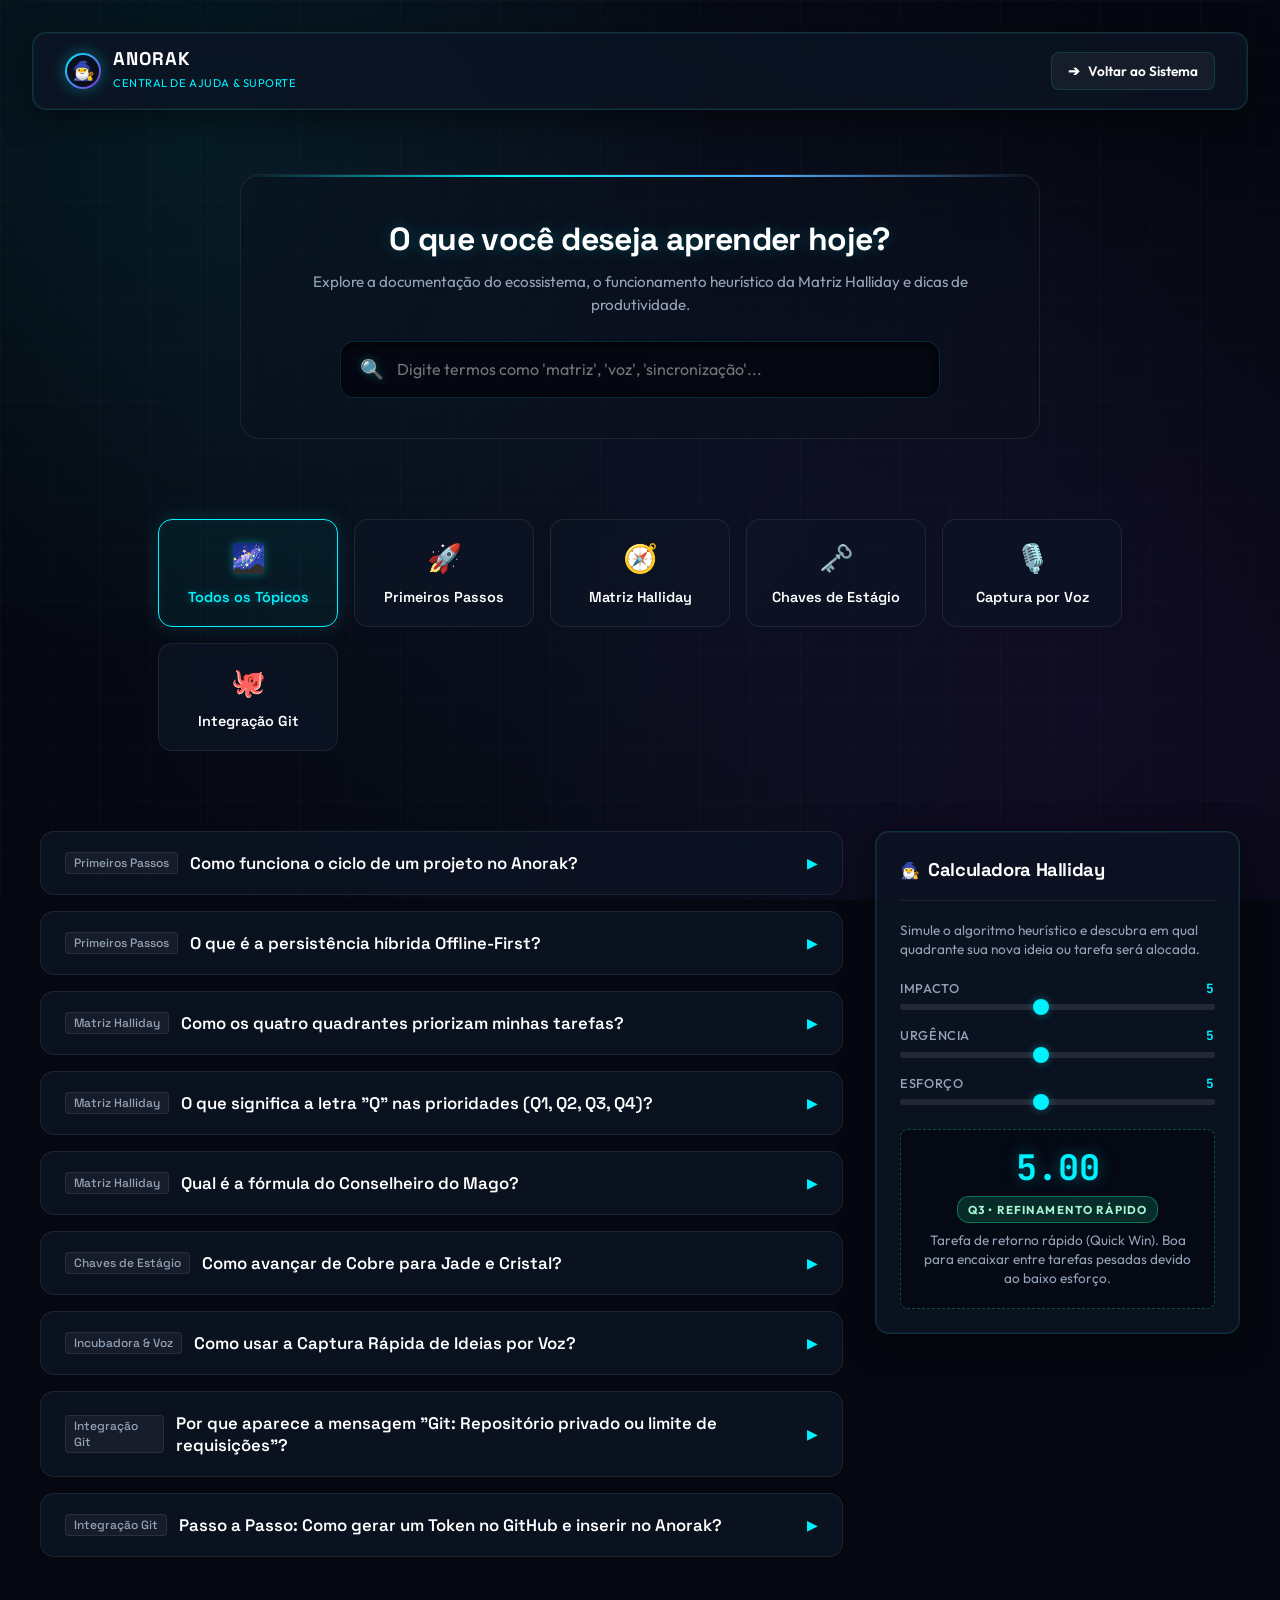
<file: help.html>
<!DOCTYPE html>
<html lang="pt-BR">
<head>
  <meta charset="UTF-8">
  <meta name="viewport" content="width=device-width, initial-scale=1.0">
  <title>Anorak - Central de Ajuda &amp; Tutoriais</title>
  
  <!-- Favicon / Theme -->
  <link rel="icon" type="image/svg+xml" href="assets/favicon.svg?v=1.4">
  <link rel="alternate icon" href="data:image/svg+xml,<svg xmlns=%22http://www.w3.org/2000/svg%22 viewBox=%220%200%20100%20100%22><text y=%22.9em%22 font-size=%2290%22>🧙‍♂️</text></svg>">
  <meta name="theme-color" content="#070b14">
  <link rel="manifest" href="manifest.json">
  <meta name="mobile-web-app-capable" content="yes">
  <meta name="apple-mobile-web-app-capable" content="yes">
  <meta name="apple-mobile-web-app-status-bar-style" content="black-translucent">
  <link rel="apple-touch-icon" sizes="180x180" href="assets/apple-touch-icon.png">
  <link rel="apple-touch-icon" href="assets/apple-touch-icon.png">
  
  <!-- Fontes do Google -->
  <link rel="preconnect" href="https://fonts.googleapis.com">
  <link rel="preconnect" href="https://fonts.gstatic.com" crossorigin>
  <link href="https://fonts.googleapis.com/css2?family=Outfit:wght@300;400;500;600;700;800&family=Space+Grotesk:wght@400;500;600;700&family=JetBrains+Mono:wght@400;700&display=swap" rel="stylesheet">
  
  <!-- CSS Global & Componentes -->
  <link rel="stylesheet" href="css/variables.css">
  <link rel="stylesheet" href="css/base.css">
  <link rel="stylesheet" href="css/components.css">
  <link rel="stylesheet" href="css/animations.css">
  
  <!-- CSS Específico da Página de Ajuda -->
  <link rel="stylesheet" href="css/help.css">
  
  <style>
    /* Estilos extras de suporte */
    .btn-back-hud {
      display: flex;
      align-items: center;
      gap: 8px;
      padding: 0.5rem 1rem;
      border: 1px solid var(--border-glass);
      border-radius: var(--radius-sm);
      background: rgba(255, 255, 255, 0.05);
      color: #fff;
      font-size: 0.85rem;
      font-weight: 600;
      transition: all var(--transition-fast);
      cursor: pointer;
      text-decoration: none;
    }
    
    .btn-back-hud:hover {
      background: rgba(0, 242, 254, 0.1);
      border-color: var(--primary-cyan);
      box-shadow: 0 0 10px rgba(0, 242, 254, 0.2);
      color: var(--primary-cyan);
      text-shadow: none;
    }
  </style>
</head>
<body>
  <!-- Ambient Grid -->
  <div class="oasis-grid-bg"></div>

  <div class="app-container" style="padding-top: 2rem;">
    <!-- TOP NAVIGATION HUD -->
    <header class="help-header">
      <a href="index.html" style="display: flex; align-items: center; gap: 0.75rem; text-decoration: none; color: inherit;">
        <div class="avatar-halo" style="width: 36px; height: 36px; animation: pulse-glow 2s infinite alternate;">
          <div class="avatar-placeholder" style="font-size: 1.15rem;">🧙‍♂️</div>
        </div>
        <div>
          <span style="font-family: var(--font-display); font-size: 1.15rem; font-weight: 700; letter-spacing: 0.05em; color: #fff; display: block; line-height: 1.1;">ANORAK</span>
          <span style="font-size: 0.7rem; color: var(--primary-cyan); letter-spacing: 0.05em;">CENTRAL DE AJUDA &amp; SUPORTE</span>
        </div>
      </a>
      
      <div>
        <a href="#" id="btnBackToApp" class="btn-back-hud">
          <span>➔</span> Voltar ao Sistema
        </a>
      </div>
    </header>

    <!-- SEARCH & MOTIVATION SECTION -->
    <section class="search-section">
      <h2 class="search-title">O que você deseja aprender hoje?</h2>
      <p class="search-subtitle">Explore a documentação do ecossistema, o funcionamento heurístico da Matriz Halliday e dicas de produtividade.</p>
      
      <div class="search-box-container">
        <span class="search-icon-hud">🔍</span>
        <input type="text" id="helpSearchInput" class="search-input" placeholder="Digite termos como 'matriz', 'voz', 'sincronização'..." autocomplete="off">
      </div>
    </section>

    <!-- CATEGORY TABS -->
    <section class="categories-grid">
      <button type="button" class="category-tab active" data-category="all">
        <span class="icon">🌌</span>
        <span>Todos os Tópicos</span>
      </button>
      <button type="button" class="category-tab" data-category="passos">
        <span class="icon">🚀</span>
        <span>Primeiros Passos</span>
      </button>
      <button type="button" class="category-tab" data-category="matriz">
        <span class="icon">🧭</span>
        <span>Matriz Halliday</span>
      </button>
      <button type="button" class="category-tab" data-category="chaves">
        <span class="icon">🗝️</span>
        <span>Chaves de Estágio</span>
      </button>
      <button type="button" class="category-tab" data-category="voz">
        <span class="icon">🎙️</span>
        <span>Captura por Voz</span>
      </button>
      <button type="button" class="category-tab" data-category="git">
        <span class="icon">🐙</span>
        <span>Integração Git</span>
      </button>
    </section>

    <!-- HELP CONTENT LAYOUT -->
    <div class="help-container-layout">
      <!-- ARTIGOS (ACORDEÕES) -->
      <main class="articles-section" id="faqContainer">
        <!-- TÓPICO 1: Primeiros Passos -->
        <div class="faq-item" data-category="passos">
          <button type="button" class="faq-trigger">
            <span class="faq-title">
              <span class="badge-topic">Primeiros Passos</span>
              Como funciona o ciclo de um projeto no Anorak?
            </span>
            <span class="faq-arrow">▶</span>
          </button>
          <div class="faq-content">
            <div class="faq-content-inner">
              <p>O Anorak organiza o fluxo de desenvolvimento em torno da **maturidade de homologação**. Ao invés de uma lista de tarefas comum, cada projeto percorre três estágios definidos como as **Três Chaves de Halliday**:</p>
              <ul>
                <li><strong>Cobre:</strong> O estágio inicial de planejamento e especificação técnica.</li>
                <li><strong>Jade:</strong> A fase crítica de validação, testes e homologação de requisitos.</li>
                <li><strong>Cristal:</strong> O estado estável de deploy final ou entrega em produção.</li>
              </ul>
              <p>Ao criar um projeto, ele começa no status Planejamento. Conforme você valida as etapas de homologação, ele evolui para liberar os gatilhos de deploy.</p>
            </div>
          </div>
        </div>

        <div class="faq-item" data-category="passos">
          <button type="button" class="faq-trigger">
            <span class="faq-title">
              <span class="badge-topic">Primeiros Passos</span>
              O que é a persistência híbrida Offline-First?
            </span>
            <span class="faq-arrow">▶</span>
          </button>
          <div class="faq-content">
            <div class="faq-content-inner">
              <p>O Anorak foi desenhado para nunca interromper seu fluxo criativo. Por isso, possui **persistência híbrida instantânea**:</p>
              <p>Toda alteração de projeto, checklist ou ideia é salva instantaneamente no seu navegador (IndexedDB/LocalStorage). Quando você está online, o sistema sincroniza os dados silenciosamente com o banco de dados MySQL de forma transparente.</p>
              <p>Se você perder a conexão com a internet ou se o servidor estiver temporariamente indisponível, você pode continuar trabalhando. Suas alterações serão sincronizadas assim que a conexão for restabelecida.</p>
            </div>
          </div>
        </div>

        <!-- TÓPICO 2: Matriz Halliday -->
        <div class="faq-item" data-category="matriz">
          <button type="button" class="faq-trigger">
            <span class="faq-title">
              <span class="badge-topic">Matriz Halliday</span>
              Como os quatro quadrantes priorizam minhas tarefas?
            </span>
            <span class="faq-arrow">▶</span>
          </button>
          <div class="faq-content">
            <div class="faq-content-inner">
              <p>A Matriz de Decisão do Anorak divide seus itens em 4 frentes com base no cruzamento de impacto e urgência:</p>
              <ol>
                <li><strong>Q1 - Homologação Crítica (Fogo Cruzado):</strong> Alto Impacto &amp; Alta Urgência. Itens críticos que bloqueiam outros processos. Devem ser resolvidos imediatamente.</li>
                <li><strong>Q2 - Inovação &amp; Chave de Cristal (Ouro Estratégico):</strong> Alto Impacto &amp; Baixa Urgência imediata. É aqui que o valor de longo prazo é construído (novas ideias priorizadas, recursos SaaS premium).</li>
                <li><strong>Q3 - Refinamento Rápido (Quick Wins):</strong> Baixo Impacto &amp; Alta Urgência. Ajustes rápidos de layout ou correções pontuais que demandam pouco esforço.</li>
                <li><strong>Q4 - Incubadora &amp; Backlog:</strong> Baixo Impacto &amp; Baixa Urgência. Repositório de ideias futuras para não poluir sua atenção atual.</li>
              </ol>
            </div>
          </div>
        </div>

        <div class="faq-item" data-category="matriz">
          <button type="button" class="faq-trigger">
            <span class="faq-title">
              <span class="badge-topic">Matriz Halliday</span>
              O que significa a letra "Q" nas prioridades (Q1, Q2, Q3, Q4)?
            </span>
            <span class="faq-arrow">▶</span>
          </button>
          <div class="faq-content">
            <div class="faq-content-inner">
              <p>A letra <strong>Q</strong> significa <strong>Quadrante</strong>.</p>
              <p>A Matriz Halliday é uma representação gráfica bidimensional estruturada como uma grade de 2x2. Ela correlaciona o <strong>Impacto</strong> (eixo vertical) e a <strong>Urgência</strong> (eixo horizontal), dividindo o espaço em 4 quadrantes distintos:</p>
              <ul>
                <li><strong>Q1:</strong> Quadrante 1 (Homologação Crítica).</li>
                <li><strong>Q2:</strong> Quadrante 2 (Inovação / Chave de Cristal).</li>
                <li><strong>Q3:</strong> Quadrante 3 (Refinamento Rápido).</li>
                <li><strong>Q4:</strong> Quadrante 4 (Incubadora / Backlog).</li>
              </ul>
              <p><strong>Relação com a definição de prioridades:</strong> Cada quadrante dita uma diretriz operacional clara. Ao classificar um item em um quadrante específico através da fórmula heurística, o Anorak informa instantaneamente onde investir seu tempo de forma inteligente: apagando incêndios críticos no Q1, focando estrategicamente sem pressa no Q2, executando tarefas simples e rápidas no Q3, ou guardando ideias no Q4 para não sobrecarregar sua mente no momento.</p>
            </div>
          </div>
        </div>

        <div class="faq-item" data-category="matriz">
          <button type="button" class="faq-trigger">
            <span class="faq-title">
              <span class="badge-topic">Matriz Halliday</span>
              Qual é a fórmula do Conselheiro do Mago?
            </span>
            <span class="faq-arrow">▶</span>
          </button>
          <div class="faq-content">
            <div class="faq-content-inner">
              <p>O algoritmo heurístico do Mago prioriza itens baseado na seguinte equação:</p>
              <p style="font-family: var(--font-mono); font-size: 1.1rem; color: var(--primary-cyan); text-align: center; margin: 1rem 0; background: rgba(5, 8, 17, 0.5); padding: 10px; border-radius: var(--radius-sm); border: 1px solid var(--border-glass);">
                Prioridade = (Impacto &times; Urgência) / Esforço
              </p>
              <p>Itens com alto impacto e urgência que demandam baixo esforço técnico sobem rapidamente para o topo da fila de atenção. Você pode usar a ferramenta interativa ao lado para testar e planejar novas frentes de trabalho.</p>
            </div>
          </div>
        </div>

        <!-- TÓPICO 3: Chaves de Estágio -->
        <div class="faq-item" data-category="chaves">
          <button type="button" class="faq-trigger">
            <span class="faq-title">
              <span class="badge-topic">Chaves de Estágio</span>
              Como avançar de Cobre para Jade e Cristal?
            </span>
            <span class="faq-arrow">▶</span>
          </button>
          <div class="faq-content">
            <div class="faq-content-inner">
              <p>O progresso de um projeto é governado por evidências concretas registradas no checklist:</p>
              <ul>
                <li><strong>Cobre ➔ Jade:</strong> Ocorre quando o escopo inicial está definido, as tarefas essenciais de setup estão completas e você anexa o link dos repositórios ou drives do projeto.</li>
                <li><strong>Jade ➔ Cristal:</strong> Exige que todas as etapas de homologação crítica no checklist de testes sejam validadas e que você faça o upload de uma evidência física (captura de tela do teste, logs de compilação ou PDF com relatório de auditoria).</li>
              </ul>
              <p>Para anexar evidências, abra o painel de edição do projeto no Hub Restrito e arraste seus arquivos ou cole URLs de homologação.</p>
            </div>
          </div>
        </div>

        <!-- TÓPICO 4: Captura por Voz -->
        <div class="faq-item" data-category="voz">
          <button type="button" class="faq-trigger">
            <span class="faq-title">
              <span class="badge-topic">Incubadora &amp; Voz</span>
              Como usar a Captura Rápida de Ideias por Voz?
            </span>
            <span class="faq-arrow">▶</span>
          </button>
          <div class="faq-content">
            <div class="faq-content-inner">
              <p>Para registrar insights sem digitar, clique no botão <strong>🎙️ Capturar Ideia</strong> no topo do Hub ou pressione o atalho global <kbd style="background: rgba(255,255,255,0.1); border: 1px solid var(--border-subtle); padding: 2px 6px; border-radius: 4px; font-family: var(--font-mono); font-size: 0.8rem;">Ctrl + Espaço</kbd>.</p>
              <p>Fale sua ideia com clareza. O sistema transcreverá a fala em tempo real utilizando a API Web Speech do navegador e criará automaticamente um card na sua Incubadora (Q4). Você pode editar ou promover esse card a projeto quando desejar.</p>
              <p><em>Nota: Certifique-se de dar permissão de uso do microfone no seu navegador na primeira execução.</em></p>
            </div>
          </div>
        </div>

        <!-- TÓPICO 5: Integração Git & Telemetria -->
        <div class="faq-item" data-category="git">
          <button type="button" class="faq-trigger">
            <span class="faq-title">
              <span class="badge-topic">Integração Git</span>
              Por que aparece a mensagem "Git: Repositório privado ou limite de requisições"?
            </span>
            <span class="faq-arrow">▶</span>
          </button>
          <div class="faq-content">
            <div class="faq-content-inner">
              <p>Essa mensagem ocorre por dois motivos principais:</p>
              <ol>
                <li><strong>Limite de Requisições da API Pública do GitHub:</strong> Quando você consulta repositórios sem autenticação, o GitHub impõe um limite de <strong>60 requisições por hora por IP</strong>. Ao atingir esse limite, a API bloqueia temporariamente novas consultas anônimas.</li>
                <li><strong>Repositório Privado (Private Repository):</strong> Repositórios privados exigem autenticação explícita. Por padrão de segurança, o GitHub responde com erro <code>404 (Não Encontrado)</code> ou <code>403 (Proibido)</code> para requisições anônimas a repositórios privados.</li>
              </ol>
              <p><strong>Como resolver em 1 minuto?</strong> Basta configurar um <strong>Personal Access Token (PAT)</strong> do GitHub no Anorak. Isso eleva seu limite para <strong>5.000 requisições/hora</strong> e permite monitorar repositórios privados normalmente.</p>
            </div>
          </div>
        </div>

        <div class="faq-item" data-category="git">
          <button type="button" class="faq-trigger">
            <span class="faq-title">
              <span class="badge-topic">Integração Git</span>
              Passo a Passo: Como gerar um Token no GitHub e inserir no Anorak?
            </span>
            <span class="faq-arrow">▶</span>
          </button>
          <div class="faq-content">
            <div class="faq-content-inner">
              <p>Siga estes 4 passos simples para gerar seu token gratuito no GitHub:</p>
              <ol style="line-height: 1.6;">
                <li>Acesse o <a href="https://github.com/settings/tokens" target="_blank" rel="noopener" style="color: var(--primary-cyan); text-decoration: underline;">GitHub Developer Settings</a> (ou clique no seu avatar no GitHub ➔ <strong>Settings</strong> ➔ <strong>Developer settings</strong> ➔ <strong>Personal access tokens</strong> ➔ <strong>Tokens (classic)</strong>).</li>
                <li>Clique em <strong>Generate new token ➔ Generate new token (classic)</strong>.</li>
                <li>No campo <em>Note</em>, digite <code>Anorak Hub</code> e marque a caixinha <strong><code>repo</code></strong> (ou apenas <code>public_repo</code> se você só monitorar repositórios públicos).</li>
                <li>Clique no botão verde <strong>Generate token</strong> no final da página e <strong>copie o código gerado</strong> (ex: <code>ghp_xxxxxxxxxxxx</code>).</li>
              </ol>
              <p><strong>Inserindo no Anorak:</strong></p>
              <p>No Anorak App, no card do seu projeto que estiver com o aviso do Git, clique no botão <strong>🔑 Inserir Token</strong> (ou clique no botão 🔄 de sincronização do checklist). Cole seu token e clique em <strong>Salvar Token</strong>. Pronto! A telemetria será atualizada imediatamente.</p>
              <div style="padding: 0.75rem 1rem; background: rgba(0, 242, 254, 0.08); border-left: 3px solid var(--primary-cyan); border-radius: 4px; margin-top: 0.75rem; font-size: 0.85rem;">
                <strong>🛡️ Segurança e Privacidade:</strong> Seu token fica armazenado estritamente no <code>localStorage</code> do seu próprio navegador e é enviado apenas diretamente para a API oficial do GitHub (<code>api.github.com</code>). Ele nunca é exposto publicamente.
              </div>
            </div>
          </div>
        </div>

        <!-- EMPTY STATE SEARCH -->
        <div class="empty-search-state" id="emptyState">
          <div style="font-size: 2.5rem; margin-bottom: 1rem;">🛰️</div>
          <h4 style="color: #fff; margin-bottom: 0.5rem; font-family: var(--font-display);">Nenhum artigo encontrado</h4>
          <p>Tente buscar por termos mais genéricos como "voz", "matriz", "evidência" ou "chaves".</p>
        </div>
      </main>

      <!-- SIDEBAR CALCULADORA DE PRIORIDADES -->
      <aside class="widget-sidebar">
        <div class="widget-card">
          <div class="widget-header">
            <span>🧙‍♂️</span>
            <h3>Calculadora Halliday</h3>
          </div>
          
          <p style="font-size: 0.85rem; color: var(--text-secondary); margin-bottom: 1.25rem; line-height: 1.4;">
            Simule o algoritmo heurístico e descubra em qual quadrante sua nova ideia ou tarefa será alocada.
          </p>

          <div class="calculator-group">
            <div class="calc-input-row">
              <label for="impactSlider">Impacto 
                <span class="val-indicator" id="lblImpact">5</span>
              </label>
              <input type="range" id="impactSlider" class="calc-slider" min="1" max="10" value="5">
            </div>

            <div class="calc-input-row">
              <label for="urgencySlider">Urgência 
                <span class="val-indicator" id="lblUrgency">5</span>
              </label>
              <input type="range" id="urgencySlider" class="calc-slider" min="1" max="10" value="5">
            </div>

            <div class="calc-input-row">
              <label for="effortSlider">Esforço 
                <span class="val-indicator" id="lblEffort">5</span>
              </label>
              <input type="range" id="effortSlider" class="calc-slider" min="1" max="10" value="5">
            </div>
          </div>

          <div class="calc-result-panel" id="calcResultPanel">
            <div class="calc-score-display" id="calcScoreDisplay">5.00</div>
            <span class="calc-badge q3" id="calcQuadrantBadge">Q3 &bull; Refinamento</span>
            <div class="calc-verdict" id="calcVerdictText">Tarefa operacional padrão. Ótima para encaixar entre atividades pesadas.</div>
          </div>
        </div>
      </aside>
    </div>
  </div>

  <!-- SCRIPT DE INTERAÇÃO -->
  <script>
    document.addEventListener('DOMContentLoaded', () => {
      // 1. Botão de retorno inteligente
      const btnBack = document.getElementById('btnBackToApp');
      const referrer = document.referrer;
      
      if (referrer && (referrer.includes('app.html') || referrer.includes('admin.html') || referrer.includes('index.html'))) {
        btnBack.href = referrer;
        btnBack.addEventListener('click', (e) => {
          e.preventDefault();
          window.location.href = referrer;
        });
      } else {
        btnBack.href = 'index.html';
      }

      // 2. Comportamento do Acordeão (FAQ)
      const faqItems = document.querySelectorAll('.faq-item');
      
      faqItems.forEach(item => {
        const trigger = item.querySelector('.faq-trigger');
        const content = item.querySelector('.faq-content');
        
        trigger.addEventListener('click', () => {
          const isActive = item.classList.contains('active');
          
          // Fecha outros acordeões abertos
          faqItems.forEach(otherItem => {
            if (otherItem !== item) {
              otherItem.classList.remove('active');
              otherItem.querySelector('.faq-content').style.maxHeight = null;
            }
          });
          
          if (isActive) {
            item.classList.remove('active');
            content.style.maxHeight = null;
          } else {
            item.classList.add('active');
            content.style.maxHeight = content.scrollHeight + 'px';
          }
        });
      });

      // 3. Filtro por abas de categorias
      const categoryTabs = document.querySelectorAll('.category-tab');
      
      categoryTabs.forEach(tab => {
        tab.addEventListener('click', () => {
          // Remove active de todos
          categoryTabs.forEach(t => t.classList.remove('active'));
          // Adiciona active no clicado
          tab.classList.add('active');
          
          const targetCategory = tab.getAttribute('data-category');
          filterArticles(targetCategory, document.getElementById('helpSearchInput').value.trim());
        });
      });

      // 4. Busca em Tempo Real
      const searchInput = document.getElementById('helpSearchInput');
      const emptyState = document.getElementById('emptyState');
      
      searchInput.addEventListener('input', () => {
        // Encontra a categoria ativa atualmente
        const activeTab = document.querySelector('.category-tab.active');
        const currentCategory = activeTab ? activeTab.getAttribute('data-category') : 'all';
        
        filterArticles(currentCategory, searchInput.value.trim());
      });

      // Função de filtragem unificada (Categoria + Termo de Busca)
      function filterArticles(category, query) {
        const normalizedQuery = query.toLowerCase().normalize("NFD").replace(/[\u0300-\u036f]/g, "");
        let visibleCount = 0;
        
        faqItems.forEach(item => {
          const itemCategory = item.getAttribute('data-category');
          const titleText = item.querySelector('.faq-title').textContent.toLowerCase().normalize("NFD").replace(/[\u0300-\u036f]/g, "");
          const contentText = item.querySelector('.faq-content-inner').textContent.toLowerCase().normalize("NFD").replace(/[\u0300-\u036f]/g, "");
          
          const matchesCategory = (category === 'all' || itemCategory === category);
          const matchesSearch = (!normalizedQuery || titleText.includes(normalizedQuery) || contentText.includes(normalizedQuery));
          
          if (matchesCategory && matchesSearch) {
            item.style.display = 'block';
            visibleCount++;
            
            // Se estiver filtrado por busca, mantém aberto se for relevante, caso contrário recolhe
            if (normalizedQuery && matchesSearch) {
              item.classList.add('active');
              const content = item.querySelector('.faq-content');
              content.style.maxHeight = content.scrollHeight + 'px';
            } else {
              item.classList.remove('active');
              item.querySelector('.faq-content').style.maxHeight = null;
            }
          } else {
            item.style.display = 'none';
            item.classList.remove('active');
            item.querySelector('.faq-content').style.maxHeight = null;
          }
        });
        
        // Controla exibição de estado vazio
        if (visibleCount === 0) {
          emptyState.style.display = 'block';
        } else {
          emptyState.style.display = 'none';
        }
      }

      // 5. Calculadora Heurística da Matriz
      const sldImpact = document.getElementById('impactSlider');
      const sldUrgency = document.getElementById('urgencySlider');
      const sldEffort = document.getElementById('effortSlider');
      
      const lblImpact = document.getElementById('lblImpact');
      const lblUrgency = document.getElementById('lblUrgency');
      const lblEffort = document.getElementById('lblEffort');
      
      const calcScore = document.getElementById('calcScoreDisplay');
      const calcBadge = document.getElementById('calcQuadrantBadge');
      const calcVerdict = document.getElementById('calcVerdictText');
      const calcResultPanel = document.getElementById('calcResultPanel');
      
      function updateCalculator() {
        const impact = parseInt(sldImpact.value);
        const urgency = parseInt(sldUrgency.value);
        const effort = parseInt(sldEffort.value);
        
        lblImpact.textContent = impact;
        lblUrgency.textContent = urgency;
        lblEffort.textContent = effort;
        
        // Fórmula heurística: (Impacto * Urgência) / Esforço
        const score = (impact * urgency) / effort;
        calcScore.textContent = score.toFixed(2);
        
        // Mapeia para Quadrantes e atualiza layout
        calcBadge.className = 'calc-badge'; // Reset classes
        
        if (impact >= 8 && urgency >= 8) {
          calcBadge.textContent = 'Q1 • Homologação Crítica';
          calcBadge.classList.add('q1');
          calcVerdict.textContent = 'Fogo Cruzado! Este item impede outras entregas de irem para produção. Foco imediato necessário.';
          calcResultPanel.style.borderColor = 'rgba(239, 68, 68, 0.4)';
        } else if (impact >= 6) {
          calcBadge.textContent = 'Q2 • Inovação / Cristal';
          calcBadge.classList.add('q2');
          calcVerdict.textContent = 'Ouro Estratégico. Item de alto valor de longo prazo. Trabalhe em blocos de foco profundo sem pressa.';
          calcResultPanel.style.borderColor = 'rgba(245, 158, 11, 0.4)';
        } else if (urgency >= 6 || score >= 5.0) {
          calcBadge.textContent = 'Q3 • Refinamento Rápido';
          calcBadge.classList.add('q3');
          calcVerdict.textContent = 'Tarefa de retorno rápido (Quick Win). Boa para encaixar entre tarefas pesadas devido ao baixo esforço.';
          calcResultPanel.style.borderColor = 'rgba(16, 185, 129, 0.4)';
        } else {
          calcBadge.textContent = 'Q4 • Incubadora / Backlog';
          calcBadge.classList.add('q4');
          calcVerdict.textContent = 'Ideia para futura validação. Perfeita para guardar na Incubadora e não ocupar espaço mental agora.';
          calcResultPanel.style.borderColor = 'rgba(56, 189, 248, 0.4)';
        }
      }
      
      // Listeners para a calculadora
      [sldImpact, sldUrgency, sldEffort].forEach(slider => {
        slider.addEventListener('input', updateCalculator);
      });
      
      // Executa inicialização
      updateCalculator();
    });
  </script>
</body>
</html>
</file>
<file: css/variables.css>
/**
 * Desenvolvido por Mario Henrique (mariozinhocs) - mariozinhocs@gmail.com
 * "si vis pacem para bellum"
 */
:root {
  /* Core Dark Palette */
  --bg-deep: #050811;
  --bg-surface: #0a0f1d;
  --bg-card: rgba(13, 20, 36, 0.75);
  --bg-card-hover: rgba(18, 28, 51, 0.85);
  --bg-glass: rgba(16, 26, 48, 0.55);
  --border-glass: rgba(0, 242, 254, 0.15);
  --border-glass-hover: rgba(0, 242, 254, 0.4);
  --border-subtle: rgba(255, 255, 255, 0.08);

  /* OASIS / Anorak Magic Glows */
  --primary-cyan: #00f2fe;
  --primary-blue: #4facfe;
  --primary-glow: rgba(0, 242, 254, 0.35);
  --accent-purple: #8a2be2;
  --accent-magenta: #f43f5e;

  /* The 3 Legendary Keys of Halliday */
  --key-copper: #f59e0b;
  --key-copper-glow: rgba(245, 158, 11, 0.45);
  --key-jade: #10b981;
  --key-jade-glow: rgba(16, 185, 129, 0.45);
  --key-crystal: #38bdf8;
  --key-crystal-glow: rgba(56, 189, 248, 0.6);

  /* Status Colors */
  --status-planning: #f59e0b;
  --status-homologation: #10b981;
  --status-production: #38bdf8;
  --status-saas: #a855f7;
  --status-draft: #64748b;
  --status-backlog: #94a3b8;
  --status-prioritized: #ec4899;

  /* Typography */
  --font-main: 'Outfit', -apple-system, BlinkMacSystemFont, 'Segoe UI', Roboto, sans-serif;
  --font-display: 'Space Grotesk', var(--font-main);
  --font-mono: 'JetBrains Mono', 'Fira Code', monospace;

  /* Text Colors */
  --text-primary: #f8fafc;
  --text-secondary: #94a3b8;
  --text-muted: #64748b;
  --text-highlight: #e0f2fe;

  /* UI Tokens */
  --radius-sm: 8px;
  --radius-md: 14px;
  --radius-lg: 20px;
  --radius-full: 9999px;
  --shadow-hud: 0 8px 32px 0 rgba(0, 0, 0, 0.5), inset 0 0 0 1px rgba(255, 255, 255, 0.05);
  --shadow-glow: 0 0 25px rgba(0, 242, 254, 0.2);
  --shadow-crystal: 0 0 35px rgba(56, 189, 248, 0.35);

  --transition-fast: 0.15s cubic-bezier(0.4, 0, 0.2, 1);
  --transition-smooth: 0.3s cubic-bezier(0.16, 1, 0.3, 1);
  --transition-bounce: 0.5s cubic-bezier(0.34, 1.56, 0.64, 1);
}
</file>
<file: css/base.css>
/* Modern Reset & Base Setup */
*, *::before, *::after {
  box-sizing: border-box;
  margin: 0;
  padding: 0;
}

html {
  font-size: 16px;
  scroll-behavior: smooth;
  color-scheme: dark;
}

body {
  font-family: var(--font-main);
  background-color: var(--bg-deep);
  color: var(--text-primary);
  min-height: 100vh;
  overflow-x: hidden;
  line-height: 1.5;
  background-image: 
    radial-gradient(circle at 15% 15%, rgba(0, 242, 254, 0.08) 0%, transparent 40%),
    radial-gradient(circle at 85% 80%, rgba(138, 43, 226, 0.08) 0%, transparent 45%),
    radial-gradient(circle at 50% 50%, rgba(16, 26, 48, 0.5) 0%, transparent 80%);
  background-attachment: fixed;
}

/* Custom Cyber Scrollbars */
::-webkit-scrollbar {
  width: 8px;
  height: 8px;
}

::-webkit-scrollbar-track {
  background: var(--bg-surface);
}

::-webkit-scrollbar-thumb {
  background: rgba(0, 242, 254, 0.2);
  border-radius: 4px;
}

::-webkit-scrollbar-thumb:hover {
  background: rgba(0, 242, 254, 0.5);
}

/* Background Grid Overlay (OASIS Grid) */
.oasis-grid-bg {
  position: fixed;
  inset: 0;
  pointer-events: none;
  background-size: 50px 50px;
  background-image: 
    linear-gradient(to right, rgba(255, 255, 255, 0.02) 1px, transparent 1px),
    linear-gradient(to bottom, rgba(255, 255, 255, 0.02) 1px, transparent 1px);
  z-index: 0;
}

/* App Container */
.app-container {
  position: relative;
  z-index: 1;
  max-width: 1440px;
  margin: 0 auto;
  padding: 1.5rem 2rem 4rem;
  display: flex;
  flex-direction: column;
  gap: 2rem;
}

/* Typography Utility */
h1, h2, h3, h4, .font-display {
  font-family: var(--font-display);
  font-weight: 700;
  letter-spacing: -0.02em;
}

.mono {
  font-family: var(--font-mono);
}

a {
  color: var(--primary-cyan);
  text-decoration: none;
  transition: color var(--transition-fast);
}

a:hover {
  color: #fff;
  text-shadow: 0 0 10px var(--primary-glow);
}

button, input, select, textarea {
  font-family: inherit;
  font-size: inherit;
  color: inherit;
}
</file>
<file: css/components.css>
/* ==========================================================================
   ANORAK UI COMPONENTS - OASIS THEME
   ========================================================================== */

/* Glass Card */
.glass-panel {
  background: var(--bg-card);
  backdrop-filter: blur(16px);
  -webkit-backdrop-filter: blur(16px);
  border: 1px solid var(--border-glass);
  border-radius: var(--radius-lg);
  box-shadow: var(--shadow-hud);
  transition: border-color var(--transition-smooth), transform var(--transition-smooth), box-shadow var(--transition-smooth);
}

.glass-panel:hover {
  border-color: var(--border-glass-hover);
}

/* ==========================================================================
   1. TOP NAVIGATION / HUD HEADER
   ========================================================================== */
.anorak-header {
  display: flex;
  align-items: center;
  justify-content: space-between;
  padding: 1rem 1.75rem;
  position: sticky;
  top: 1rem;
  z-index: 100;
  border-radius: var(--radius-full);
}

.brand-section {
  display: flex;
  align-items: center;
  gap: 1rem;
  text-decoration: none;
  color: inherit;
}

.avatar-halo {
  position: relative;
  width: 46px;
  height: 46px;
  border-radius: 50%;
  padding: 2px;
  background: linear-gradient(135deg, var(--primary-cyan), var(--accent-purple));
  box-shadow: 0 0 15px var(--primary-glow);
  animation: float-pulse-glow 3s ease-in-out infinite alternate;
}

@keyframes float-pulse-glow {
  0% {
    transform: translateY(0) scale(1);
    box-shadow: 0 0 12px var(--primary-glow);
  }
  100% {
    transform: translateY(-2px) scale(1.03);
    box-shadow: 0 0 22px rgba(0, 242, 254, 0.65), 0 0 15px rgba(138, 43, 226, 0.4);
  }
}

.avatar-halo img, .avatar-halo .avatar-placeholder {
  width: 100%;
  height: 100%;
  border-radius: 50%;
  object-fit: cover;
  background: var(--bg-surface);
  display: flex;
  align-items: center;
  justify-content: center;
  font-size: 1.25rem;
}

.brand-info {
  display: flex;
  flex-direction: column;
}

.brand-title {
  font-size: 1.55rem;
  font-weight: 800;
  letter-spacing: 0.05em;
  display: flex;
  align-items: center;
  gap: 0.5rem;
  background: linear-gradient(90deg, #ffffff 20%, var(--primary-cyan) 100%);
  -webkit-background-clip: text;
  -webkit-text-fill-color: transparent;
  text-shadow: 0 0 20px rgba(0, 242, 254, 0.15);
}

.brand-subtitle {
  font-size: 0.75rem;
  color: var(--text-muted);
  text-transform: uppercase;
  letter-spacing: 0.1em;
}

/* Dual Mode Navigation Switcher */
.dual-mode-nav {
  display: flex;
  background: rgba(5, 8, 17, 0.7);
  padding: 4px;
  border-radius: var(--radius-full);
  border: 1px solid var(--border-subtle);
}

.mode-btn {
  display: flex;
  align-items: center;
  gap: 0.5rem;
  padding: 0.5rem 1.25rem;
  border: none;
  background: transparent;
  border-radius: var(--radius-full);
  color: var(--text-secondary);
  font-weight: 600;
  font-size: 0.875rem;
  cursor: pointer;
  transition: all var(--transition-smooth);
}

.mode-btn:hover {
  color: #fff;
}

.mode-btn.active {
  background: linear-gradient(135deg, rgba(0, 242, 254, 0.2), rgba(79, 172, 254, 0.15));
  color: var(--primary-cyan);
  border: 1px solid rgba(0, 242, 254, 0.35);
  box-shadow: 0 0 15px rgba(0, 242, 254, 0.25);
}

/* Action Shortcuts in Header */
.header-actions {
  display: flex;
  align-items: center;
  gap: 0.75rem;
}

.btn-icon {
  width: 40px;
  height: 40px;
  border-radius: 50%;
  background: var(--bg-glass);
  border: 1px solid var(--border-subtle);
  display: flex;
  align-items: center;
  justify-content: center;
  cursor: pointer;
  transition: all var(--transition-fast);
  color: var(--text-secondary);
}

.btn-icon:hover {
  color: var(--primary-cyan);
  border-color: var(--primary-cyan);
  box-shadow: 0 0 12px var(--primary-glow);
  transform: translateY(-1px);
}

.btn-magic {
  display: flex;
  align-items: center;
  gap: 0.5rem;
  padding: 0.5rem 1.15rem;
  border-radius: var(--radius-full);
  background: linear-gradient(135deg, var(--primary-cyan), var(--primary-blue));
  border: none;
  color: #050811;
  font-weight: 700;
  font-size: 0.875rem;
  cursor: pointer;
  box-shadow: 0 0 20px var(--primary-glow);
  transition: all var(--transition-bounce);
}

.btn-magic:hover {
  transform: scale(1.04);
  box-shadow: 0 0 30px rgba(0, 242, 254, 0.6);
}

/* ==========================================================================
   2. INTELLIGENCE HUD BAR (Quick Stats & Passive Watcher)
   ========================================================================== */
.intelligence-bar {
  display: grid;
  grid-template-columns: repeat(auto-fit, minmax(280px, 1fr));
  gap: 1rem;
}

.intel-card {
  padding: 1.25rem 1.5rem;
  display: flex;
  align-items: center;
  gap: 1.25rem;
  background: var(--bg-card);
  border-radius: var(--radius-md);
}

.intel-icon-box {
  width: 48px;
  height: 48px;
  border-radius: var(--radius-sm);
  display: flex;
  align-items: center;
  justify-content: center;
  font-size: 1.5rem;
  background: rgba(0, 242, 254, 0.1);
  color: var(--primary-cyan);
  border: 1px solid rgba(0, 242, 254, 0.2);
}

.intel-icon-box.purple {
  background: rgba(138, 43, 226, 0.1);
  color: #c084fc;
  border-color: rgba(138, 43, 226, 0.25);
}

.intel-icon-box.amber {
  background: rgba(245, 158, 11, 0.1);
  color: #fbbf24;
  border-color: rgba(245, 158, 11, 0.25);
}

.intel-content h4 {
  font-size: 0.8rem;
  color: var(--text-muted);
  text-transform: uppercase;
  letter-spacing: 0.05em;
  margin-bottom: 0.25rem;
}

.intel-content .intel-value {
  font-size: 1.25rem;
  font-weight: 700;
  color: var(--text-primary);
}

.intel-content .intel-hint {
  font-size: 0.75rem;
  color: var(--primary-cyan);
}

/* ==========================================================================
   3. OPERATIONAL MODE (3 Projetos de Homologação)
   ========================================================================== */
.view-section {
  display: flex;
  flex-direction: column;
  gap: 1.5rem;
  animation: fadeIn 0.35s ease forwards;
}

.view-header {
  display: flex;
  justify-content: space-between;
  align-items: flex-end;
  border-bottom: 1px solid var(--border-subtle);
  padding-bottom: 0.75rem;
}

.view-header h2 {
  font-size: 1.5rem;
  display: flex;
  align-items: center;
  gap: 0.5rem;
}

.view-header p {
  color: var(--text-secondary);
  font-size: 0.875rem;
}

/* Projects Grid & Google Drive Style List View */
.projects-grid {
  display: grid;
  grid-template-columns: repeat(auto-fit, minmax(380px, 1fr));
  gap: 1.5rem;
  transition: all 0.3s ease;
}

.projects-grid.list-view {
  display: flex !important;
  flex-direction: column !important;
  gap: 0.75rem !important;
}

.project-list-row {
  padding: 1rem 1.5rem;
  display: grid;
  grid-template-columns: 2fr 1fr 1.5fr 1fr auto;
  align-items: center;
  gap: 1.25rem;
  border-radius: var(--radius-md);
  background: rgba(13, 19, 33, 0.75);
  backdrop-filter: blur(12px);
  -webkit-backdrop-filter: blur(12px);
  border: 1px solid var(--border-glass);
  transition: all 0.2s ease;
}

.project-list-row:hover {
  background: rgba(13, 19, 33, 0.95);
  border-color: rgba(0, 242, 254, 0.4);
  box-shadow: 0 4px 25px rgba(0, 0, 0, 0.5);
  transform: translateX(4px);
}

.list-col-main .list-title-wrap {
  display: flex;
  align-items: center;
  gap: 0.6rem;
}

@media (max-width: 1024px) {
  .project-list-row {
    grid-template-columns: 1fr;
    gap: 1rem;
  }
}

.project-card {
  padding: 1.75rem;
  display: flex;
  flex-direction: column;
  gap: 1.25rem;
  position: relative;
  overflow: hidden;
}

.project-card::before {
  content: '';
  position: absolute;
  top: 0;
  left: 0;
  right: 0;
  height: 3px;
  background: linear-gradient(90deg, var(--primary-cyan), var(--accent-purple));
  opacity: 0.7;
}

.project-card-header {
  display: flex;
  justify-content: space-between;
  align-items: flex-start;
  gap: 1rem;
}

.project-title {
  font-size: 1.25rem;
  color: #fff;
  margin-bottom: 0.25rem;
}

.project-desc {
  font-size: 0.85rem;
  color: var(--text-secondary);
  line-height: 1.4;
  display: -webkit-box;
  -webkit-line-clamp: 2;
  -webkit-box-orient: vertical;
  overflow: hidden;
}

/* Halliday Keys Indicator (Copper, Jade, Crystal) */
.halliday-keys-box {
  display: flex;
  align-items: center;
  gap: 0.4rem;
  background: rgba(0, 0, 0, 0.4);
  padding: 0.35rem 0.6rem;
  border-radius: var(--radius-full);
  border: 1px solid var(--border-subtle);
}

.key-badge {
  display: inline-flex;
  align-items: center;
  justify-content: center;
  width: 26px;
  height: 26px;
  border-radius: 50%;
  font-size: 0.85rem;
  opacity: 0.25;
  filter: grayscale(1);
  transition: all var(--transition-bounce);
  position: relative;
}

.key-badge.active.copper {
  opacity: 1;
  filter: grayscale(0);
  background: rgba(245, 158, 11, 0.2);
  color: var(--key-copper);
  border: 1px solid var(--key-copper);
  box-shadow: 0 0 12px var(--key-copper-glow);
}

.key-badge.active.jade {
  opacity: 1;
  filter: grayscale(0);
  background: rgba(16, 185, 129, 0.2);
  color: var(--key-jade);
  border: 1px solid var(--key-jade);
  box-shadow: 0 0 12px var(--key-jade-glow);
}

.key-badge.active.crystal {
  opacity: 1;
  filter: grayscale(0);
  background: rgba(56, 189, 248, 0.25);
  color: var(--key-crystal);
  border: 1px solid var(--key-crystal);
  box-shadow: 0 0 15px var(--key-crystal-glow);
  animation: pulseGlow 2s infinite ease-in-out;
}

/* Project Progress & Phase Indicator */
.phase-progress-wrap {
  display: flex;
  flex-direction: row;
  align-items: center;
  gap: 1.2rem;
  background: rgba(255, 255, 255, 0.015);
  border: 1px solid rgba(255, 255, 255, 0.04);
  border-radius: var(--radius-md);
  padding: 0.75rem 1rem;
}

.gauge-holder {
  flex-shrink: 0;
  width: 68px;
  height: 68px;
  display: flex;
  align-items: center;
  justify-content: center;
}

.progress-details {
  flex-grow: 1;
  display: flex;
  flex-direction: column;
  gap: 0.45rem;
}

.progress-labels {
  display: flex;
  justify-content: space-between;
  font-size: 0.775rem;
  color: var(--text-muted);
}

.progress-bar-bg {
  height: 7px;
  background: rgba(255, 255, 255, 0.07);
  border-radius: var(--radius-full);
  overflow: hidden;
  position: relative;
}

.progress-bar-fill {
  height: 100%;
  background: linear-gradient(90deg, var(--primary-cyan), var(--primary-blue));
  border-radius: var(--radius-full);
  box-shadow: 0 0 10px var(--primary-glow);
  transition: width 0.4s ease;
}

/* Homologation Checklist */
.checklist-section {
  display: flex;
  flex-direction: column;
  gap: 0.6rem;
  background: rgba(5, 8, 17, 0.45);
  padding: 1rem;
  border-radius: var(--radius-md);
  border: 1px solid rgba(255, 255, 255, 0.04);
}

.checklist-title {
  font-size: 0.8rem;
  text-transform: uppercase;
  letter-spacing: 0.08em;
  color: var(--text-muted);
  display: flex;
  align-items: center;
  justify-content: space-between;
}

.checklist-items {
  display: flex;
  flex-direction: column;
  gap: 0.5rem;
  max-height: 220px;
  overflow-y: auto;
  padding-right: 4px;
}

.check-item {
  display: flex;
  align-items: flex-start;
  gap: 0.75rem;
  padding: 0.5rem 0.65rem;
  background: rgba(13, 20, 36, 0.5);
  border-radius: var(--radius-sm);
  border: 1px solid transparent;
  transition: all var(--transition-fast);
  cursor: pointer;
}

.check-item:hover {
  background: rgba(18, 28, 51, 0.8);
  border-color: rgba(0, 242, 254, 0.2);
}

.check-item.done {
  opacity: 0.7;
}

.check-item.done .check-title {
  text-decoration: line-through;
  color: var(--text-muted);
}

.custom-checkbox {
  width: 18px;
  height: 18px;
  border-radius: 4px;
  border: 1.5px solid var(--text-muted);
  display: flex;
  align-items: center;
  justify-content: center;
  font-size: 0.7rem;
  margin-top: 2px;
  flex-shrink: 0;
  transition: all var(--transition-fast);
  color: transparent;
}

.check-item.done .custom-checkbox {
  background: var(--key-jade);
  border-color: var(--key-jade);
  color: #050811;
  box-shadow: 0 0 8px var(--key-jade-glow);
}

.check-info {
  display: flex;
  flex-direction: column;
  flex: 1;
}

.check-title {
  font-size: 0.85rem;
  font-weight: 500;
  color: var(--text-primary);
}

.check-timestamp {
  font-size: 0.7rem;
  color: var(--text-muted);
  font-family: var(--font-mono);
}

/* Context Links Hub */
.project-footer {
  display: flex;
  align-items: center;
  justify-content: space-between;
  padding-top: 0.75rem;
  border-top: 1px solid rgba(255, 255, 255, 0.05);
}

.context-links {
  display: flex;
  align-items: center;
  gap: 0.5rem;
}

.context-link-btn {
  display: inline-flex;
  flex-direction: column;
  align-items: center;
  justify-content: center;
  gap: 0.25rem;
  font-size: 0.72rem;
  font-weight: 600;
  padding: 0.45rem 0.7rem;
  border-radius: var(--radius-md);
  background: rgba(255, 255, 255, 0.04);
  color: var(--text-secondary);
  border: 1px solid var(--border-subtle);
  min-width: 58px;
  min-height: 52px;
  text-decoration: none;
  transition: all var(--transition-fast);
}

.context-link-btn svg {
  display: block;
  margin-bottom: 2px;
}

.context-link-btn:hover {
  background: rgba(0, 242, 254, 0.1);
  color: var(--primary-cyan);
  border-color: rgba(0, 242, 254, 0.3);
}

/* ==========================================================================
   4. INCUBATOR MODE (Repositório de Ideias)
   ========================================================================== */
.incubator-controls {
  display: flex;
  flex-wrap: wrap;
  align-items: center;
  justify-content: space-between;
  gap: 1rem;
}

.filter-tags {
  display: flex;
  gap: 0.5rem;
  flex-wrap: wrap;
}

.tag-btn {
  padding: 0.4rem 0.9rem;
  border-radius: var(--radius-full);
  background: rgba(255, 255, 255, 0.05);
  border: 1px solid var(--border-subtle);
  font-size: 0.8rem;
  font-weight: 500;
  color: var(--text-secondary);
  cursor: pointer;
  transition: all var(--transition-fast);
}

.tag-btn:hover, .tag-btn.active {
  background: rgba(0, 242, 254, 0.15);
  color: var(--primary-cyan);
  border-color: rgba(0, 242, 254, 0.4);
}

.ideas-masonry {
  display: grid;
  grid-template-columns: repeat(auto-fill, minmax(320px, 1fr));
  gap: 1.5rem;
}

.idea-card {
  padding: 1.5rem;
  display: flex;
  flex-direction: column;
  gap: 1rem;
  position: relative;
  transition: all var(--transition-smooth);
}

.idea-card:hover {
  transform: translateY(-4px);
  border-color: var(--border-glass-hover);
  box-shadow: 0 12px 30px rgba(0, 0, 0, 0.6), 0 0 20px rgba(0, 242, 254, 0.15);
}

.idea-header {
  display: flex;
  align-items: flex-start;
  justify-content: space-between;
  gap: 0.75rem;
}

.idea-title {
  font-size: 1.15rem;
  color: #fff;
  font-weight: 700;
}

.badge {
  font-size: 0.7rem;
  font-weight: 700;
  text-transform: uppercase;
  letter-spacing: 0.05em;
  padding: 0.25rem 0.6rem;
  border-radius: var(--radius-full);
  display: inline-flex;
  align-items: center;
  gap: 0.3rem;
}

.badge.prioritized {
  background: rgba(236, 72, 153, 0.2);
  color: #f472b6;
  border: 1px solid rgba(236, 72, 153, 0.4);
}

.badge.draft {
  background: rgba(148, 163, 184, 0.15);
  color: #cbd5e1;
  border: 1px solid rgba(148, 163, 184, 0.25);
}

.badge.backlog {
  background: rgba(100, 116, 139, 0.15);
  color: #94a3b8;
  border: 1px solid rgba(100, 116, 139, 0.2);
}

.idea-body {
  font-size: 0.875rem;
  color: var(--text-secondary);
  line-height: 1.6;
  white-space: pre-line;
  max-height: 150px;
  overflow-y: auto;
}

.idea-tags {
  display: flex;
  flex-wrap: wrap;
  gap: 0.4rem;
}

.idea-tag-pill {
  font-size: 0.7rem;
  padding: 0.2rem 0.5rem;
  border-radius: var(--radius-sm);
  background: rgba(255, 255, 255, 0.05);
  color: var(--text-muted);
}

.idea-actions {
  display: flex;
  align-items: center;
  justify-content: space-between;
  padding-top: 0.75rem;
  border-top: 1px solid rgba(255, 255, 255, 0.05);
}

.btn-promote {
  display: inline-flex;
  align-items: center;
  gap: 0.4rem;
  background: linear-gradient(135deg, rgba(16, 185, 129, 0.2), rgba(0, 242, 254, 0.2));
  border: 1px solid rgba(16, 185, 129, 0.5);
  color: #34d399;
  font-size: 0.8rem;
  font-weight: 700;
  padding: 0.45rem 0.9rem;
  border-radius: var(--radius-full);
  cursor: pointer;
  transition: all var(--transition-bounce);
}

.btn-promote:hover {
  background: linear-gradient(135deg, #10b981, #00f2fe);
  color: #050811;
  box-shadow: 0 0 15px rgba(16, 185, 129, 0.5);
  transform: scale(1.05);
}

/* ==========================================================================
   5. DECISION MATRIX SECTION ("Onde investir meu tempo hoje?")
   ========================================================================== */
.matrix-section {
  display: grid;
  grid-template-columns: 1fr 1fr;
  gap: 1.5rem;
}

@media (max-width: 900px) {
  .matrix-section {
    grid-template-columns: 1fr;
  }
}

.matrix-quadrant-container {
  display: grid;
  grid-template-columns: 1fr 1fr;
  grid-template-rows: 1fr 1fr;
  gap: 0.75rem;
  min-height: 320px;
}

.matrix-quadrant {
  background: rgba(10, 15, 29, 0.6);
  border-radius: var(--radius-md);
  padding: 1rem;
  border: 1px solid var(--border-subtle);
  display: flex;
  flex-direction: column;
  gap: 0.5rem;
}

.matrix-quadrant.q1 { border-left: 3px solid #ef4444; }
.matrix-quadrant.q2 { border-left: 3px solid var(--primary-cyan); }
.matrix-quadrant.q3 { border-left: 3px solid #f59e0b; }
.matrix-quadrant.q4 { border-left: 3px solid #64748b; }

.quadrant-title {
  font-size: 0.75rem;
  font-weight: 700;
  text-transform: uppercase;
  color: var(--text-muted);
  display: flex;
  justify-content: space-between;
}

.quadrant-items {
  display: flex;
  flex-direction: column;
  gap: 0.4rem;
  overflow-y: auto;
  max-height: 120px;
}

.quadrant-item {
  font-size: 0.78rem;
  padding: 0.35rem 0.5rem;
  background: rgba(255, 255, 255, 0.03);
  border-radius: 4px;
  color: var(--text-secondary);
}

.matrix-advisor {
  padding: 1.5rem;
  display: flex;
  flex-direction: column;
  justify-content: space-between;
  gap: 1rem;
}

.advisor-header {
  display: flex;
  align-items: center;
  gap: 0.75rem;
}

.advisor-quote {
  font-size: 1.05rem;
  line-height: 1.6;
  color: var(--text-highlight);
  font-style: italic;
  background: rgba(0, 242, 254, 0.05);
  padding: 1.25rem;
  border-radius: var(--radius-md);
  border-left: 3px solid var(--primary-cyan);
}

/* ==========================================================================
   6. MODALS & FORMS (Quick Capture, Promote Wizard, Configs)
   ========================================================================== */
.modal-backdrop {
  position: fixed;
  inset: 0;
  background: rgba(3, 5, 10, 0.85);
  backdrop-filter: blur(12px);
  -webkit-backdrop-filter: blur(12px);
  z-index: 2000;
  display: flex;
  align-items: center;
  justify-content: center;
  padding: 1.5rem;
  opacity: 0;
  pointer-events: none;
  transition: opacity 0.25s ease;
}

.modal-backdrop.active {
  opacity: 1;
  pointer-events: auto;
}

.modal-container {
  width: 100%;
  max-width: 580px;
  background: var(--bg-surface);
  border: 1px solid var(--border-glass-hover);
  border-radius: var(--radius-lg);
  padding: 2rem;
  box-shadow: 0 20px 50px rgba(0, 0, 0, 0.8), var(--shadow-glow);
  display: flex;
  flex-direction: column;
  gap: 1.5rem;
  transform: translateY(20px) scale(0.96);
  transition: transform var(--transition-bounce);
}

.modal-backdrop.active .modal-container {
  transform: translateY(0) scale(1);
}

.modal-header {
  display: flex;
  align-items: center;
  justify-content: space-between;
}

.modal-header h3 {
  font-size: 1.35rem;
  color: #fff;
  display: flex;
  align-items: center;
  gap: 0.5rem;
}

.modal-close {
  background: transparent;
  border: none;
  color: var(--text-muted);
  font-size: 1.5rem;
  cursor: pointer;
  padding: 0.2rem;
}

.modal-close:hover {
  color: #fff;
}

.form-group {
  display: flex;
  flex-direction: column;
  gap: 0.4rem;
}

.form-group label {
  font-size: 0.8rem;
  font-weight: 600;
  color: var(--text-secondary);
  text-transform: uppercase;
  letter-spacing: 0.05em;
}

.form-input, .form-textarea, .form-select {
  width: 100%;
  background: rgba(13, 20, 36, 0.8);
  border: 1px solid var(--border-subtle);
  border-radius: var(--radius-sm);
  padding: 0.75rem 1rem;
  color: #fff;
  outline: none;
  transition: border-color var(--transition-fast), box-shadow var(--transition-fast);
}

.form-input:focus, .form-textarea:focus, .form-select:focus {
  border-color: var(--primary-cyan);
  box-shadow: 0 0 12px var(--primary-glow);
}

.form-textarea {
  min-height: 100px;
  resize: vertical;
}

.form-row {
  display: grid;
  grid-template-columns: 1fr 1fr;
  gap: 1rem;
}

.modal-actions {
  display: flex;
  justify-content: flex-end;
  gap: 0.75rem;
}

.btn-secondary {
  padding: 0.6rem 1.2rem;
  border-radius: var(--radius-full);
  background: rgba(255, 255, 255, 0.05);
  border: 1px solid var(--border-subtle);
  color: var(--text-secondary);
  font-weight: 600;
  cursor: pointer;
  transition: all var(--transition-fast);
}

.btn-secondary:hover {
  background: rgba(255, 255, 255, 0.1);
  color: #fff;
}

/* Voice Dictation Status in Quick Capture */
.voice-status-box {
  display: flex;
  align-items: center;
  justify-content: space-between;
  padding: 0.75rem 1rem;
  background: rgba(0, 242, 254, 0.05);
  border: 1px dashed rgba(0, 242, 254, 0.3);
  border-radius: var(--radius-sm);
}

.voice-status-indicator {
  display: flex;
  align-items: center;
  gap: 0.6rem;
  font-size: 0.8rem;
  color: var(--primary-cyan);
}

.voice-pulse {
  width: 10px;
  height: 10px;
  border-radius: 50%;
  background: var(--primary-cyan);
}

.voice-pulse.recording {
  background: #ef4444;
  animation: pulseRecording 1s infinite;
}

/* Toast Notifications */
.toast-container {
  position: fixed;
  bottom: 2rem;
  right: 2rem;
  z-index: 3000;
  display: flex;
  flex-direction: column;
  gap: 0.75rem;
}

.toast {
  padding: 0.85rem 1.25rem;
  background: rgba(13, 20, 36, 0.95);
  border: 1px solid var(--primary-cyan);
  border-radius: var(--radius-md);
  box-shadow: var(--shadow-glow);
  color: #fff;
  font-size: 0.875rem;
  display: flex;
  align-items: center;
  gap: 0.75rem;
  animation: slideInRight 0.3s cubic-bezier(0.16, 1, 0.3, 1) forwards;
}

/* ==========================================================================
   7. GOVERNANCE & AUDIT TRAIL COMPONENTS
   ========================================================================== */
.project-responsible-row {
  display: flex;
  align-items: center;
  gap: 0.5rem;
  font-size: 0.8rem;
  color: var(--text-muted);
  background: rgba(0, 0, 0, 0.2);
  padding: 0.4rem 0.75rem;
  border-radius: var(--radius-sm);
  border: 1px solid rgba(255, 255, 255, 0.03);
}

.project-responsible-row span {
  font-weight: 600;
  text-transform: uppercase;
  letter-spacing: 0.05em;
}

.responsible-select {
  background: transparent;
  border: none;
  color: var(--primary-cyan);
  font-family: var(--font-main);
  font-weight: 600;
  outline: none;
  cursor: pointer;
  padding: 2px 4px;
  border-radius: 4px;
  transition: background 0.2s;
}

.responsible-select:hover, .responsible-select:focus {
  background: rgba(255, 255, 255, 0.05);
}

.responsible-select option {
  background: var(--bg-surface);
  color: #fff;
}

.check-item {
  display: flex;
  align-items: center;
  justify-content: space-between;
  padding: 0.5rem 0.75rem;
  background: rgba(13, 20, 36, 0.4);
  border-radius: var(--radius-sm);
  border: 1px solid rgba(255, 255, 255, 0.02);
  transition: all var(--transition-fast);
}

.check-item-click-target {
  display: flex;
  align-items: center;
  gap: 0.75rem;
  flex: 1;
  cursor: pointer;
}

.check-evidence-box {
  display: flex;
  align-items: center;
  justify-content: flex-end;
  margin-left: 0.75rem;
}

.btn-evidence-attach {
  background: transparent;
  border: none;
  color: var(--text-muted);
  font-size: 0.75rem;
  cursor: pointer;
  display: flex;
  align-items: center;
  gap: 0.2rem;
  padding: 2px 6px;
  border-radius: 4px;
  transition: all 0.2s;
}

.btn-evidence-attach:hover {
  color: var(--primary-cyan);
  background: rgba(0, 242, 254, 0.08);
}

.evidence-badge {
  display: inline-flex;
  align-items: center;
  gap: 0.35rem;
  background: rgba(0, 242, 254, 0.1);
  border: 1px solid rgba(0, 242, 254, 0.25);
  color: var(--primary-cyan);
  padding: 2px 8px;
  border-radius: 12px;
  font-size: 0.75rem;
  font-weight: 500;
  max-width: 150px;
  white-space: nowrap;
  overflow: hidden;
  text-overflow: ellipsis;
}

.evidence-badge a {
  color: inherit;
  text-decoration: none;
  max-width: 100px;
  overflow: hidden;
  text-overflow: ellipsis;
}

.evidence-badge a:hover {
  text-decoration: underline;
}

.btn-evidence-delete {
  background: transparent;
  border: none;
  color: var(--accent-magenta);
  font-size: 0.95rem;
  line-height: 1;
  cursor: pointer;
  padding: 0 2px;
  display: inline-flex;
  align-items: center;
  justify-content: center;
  transition: transform 0.2s;
}

.btn-evidence-delete:hover {
  transform: scale(1.2);
}

/* Collapsible Audit Timeline Section */
.audit-collapse-section {
  border-top: 1px solid rgba(255, 255, 255, 0.05);
  margin-top: 0.5rem;
  padding-top: 0.75rem;
}

.audit-collapse-trigger {
  width: 100%;
  background: transparent;
  border: none;
  display: flex;
  justify-content: space-between;
  align-items: center;
  color: var(--text-muted);
  font-size: 0.775rem;
  font-weight: 600;
  cursor: pointer;
  padding: 4px 0;
  transition: color 0.2s;
}

.audit-collapse-trigger:hover {
  color: var(--text-secondary);
}

.audit-timeline-content {
  margin-top: 0.75rem;
  max-height: 180px;
  overflow-y: auto;
  padding-right: 6px;
  border-left: 1px solid rgba(255, 255, 255, 0.05);
  padding-left: 10px;
}

.audit-timeline {
  display: flex;
  flex-direction: column;
  gap: 0.75rem;
}

.audit-timeline-item {
  display: flex;
  flex-direction: column;
  gap: 0.2rem;
  position: relative;
  padding-bottom: 0.25rem;
}

.audit-timeline-meta {
  display: flex;
  justify-content: space-between;
  font-size: 0.7rem;
  color: var(--text-muted);
  font-family: var(--font-mono);
}

.audit-user {
  color: var(--primary-blue);
  font-weight: 600;
}

.audit-timeline-action {
  font-size: 0.775rem;
  color: var(--text-secondary);
  line-height: 1.3;
}

.audit-timeline-action strong {
  color: #fff;
}

.audit-timeline-details {
  font-size: 0.7rem;
  color: var(--text-muted);
  margin-top: 2px;
  background: rgba(0, 0, 0, 0.15);
  padding: 2px 6px;
  border-radius: 4px;
}

/* Mobile Header Adaptations */
@media (max-width: 768px) {
  .anorak-header {
    flex-direction: column;
    gap: 1.25rem;
    padding: 1.5rem 1rem;
    border-radius: var(--radius-lg);
    text-align: center;
  }
  .brand-section {
    flex-direction: column;
    justify-content: center;
    width: 100%;
    gap: 0.5rem;
  }
  .brand-info {
    align-items: center;
  }
  .dual-mode-nav {
    width: 100%;
    justify-content: center;
    flex-wrap: wrap;
    gap: 0.5rem;
  }
  .dual-mode-nav .mode-btn {
    padding: 0.5rem 1rem;
    font-size: 0.85rem;
  }
  .header-actions {
    width: 100%;
    justify-content: center;
    flex-wrap: wrap;
    gap: 0.75rem;
  }
}

/* ==========================================================================
   ANIMAÇÃO DE HIGHLIGHT E NAVEGAÇÃO DE PROJETOS DA MATRIZ
   ========================================================================== */
@keyframes neonPulse {
  0% { box-shadow: 0 0 5px var(--primary-cyan), inset 0 0 5px var(--primary-cyan); }
  50% { box-shadow: 0 0 25px var(--primary-cyan), 0 0 12px #38bdf8, inset 0 0 15px var(--primary-cyan); border-color: var(--primary-cyan) !important; }
  100% { box-shadow: none; }
}

.highlight-pulse {
  animation: neonPulse 2.5s ease-in-out !important;
  border-color: var(--primary-cyan) !important;
}

.quadrant-item {
  cursor: pointer !important;
  transition: all 0.2s ease !important;
  padding: 0.5rem 0.75rem;
  border-radius: 6px;
  background: rgba(255, 255, 255, 0.02);
  border: 1px solid rgba(255, 255, 255, 0.05);
  margin-bottom: 0.4rem;
}

.quadrant-item:hover {
  background: rgba(0, 242, 254, 0.12) !important;
  border-color: rgba(0, 242, 254, 0.4) !important;
  transform: translateX(4px);
}

/* ==========================================================================
   ANIMAÇÃO DE ROTAÇÃO E EFEITOS DO SQUAD A-TEAM
   ========================================================================== */
@keyframes spin {
  0% { transform: rotate(0deg); }
  100% { transform: rotate(360deg); }
}

.spin-animation {
  animation: spin 1s linear infinite !important;
}

/* ==========================================================================
   GIT TELEMETRY & AUTO-SYNC WIDGET
   ========================================================================== */
.git-telemetry-box {
  background: rgba(13, 17, 23, 0.75);
  border: 1px solid rgba(56, 189, 248, 0.25);
  border-radius: 8px;
  padding: 0.55rem 0.8rem;
  margin: 0.6rem 0;
  display: flex;
  flex-direction: column;
  gap: 0.35rem;
  font-size: 0.78rem;
  transition: all 0.25s ease;
}

.git-telemetry-box:hover {
  border-color: rgba(56, 189, 248, 0.45);
  background: rgba(13, 17, 23, 0.9);
  box-shadow: 0 0 15px rgba(56, 189, 248, 0.1);
}

.git-telemetry-header {
  display: flex;
  align-items: center;
  justify-content: space-between;
  gap: 0.5rem;
}

.git-status-tag {
  display: inline-flex;
  align-items: center;
  gap: 0.35rem;
  font-size: 0.72rem;
  font-weight: 600;
  color: #38bdf8;
  font-family: var(--font-mono, monospace);
}

.git-pulse-dot {
  width: 7px;
  height: 7px;
  border-radius: 50%;
  background: #10b981;
  box-shadow: 0 0 8px #10b981;
  display: inline-block;
}

.git-pulse-dot.warning {
  background: #f59e0b;
  box-shadow: 0 0 8px #f59e0b;
}

.git-pulse-dot.error {
  background: #ef4444;
  box-shadow: 0 0 8px #ef4444;
}

.git-pulse-dot.loading {
  background: #38bdf8;
  box-shadow: 0 0 8px #38bdf8;
  animation: neonPulse 1s infinite alternate;
}

.git-commit-info {
  display: flex;
  align-items: center;
  gap: 0.4rem;
  color: var(--text-secondary);
  font-size: 0.75rem;
  overflow: hidden;
  text-overflow: ellipsis;
  white-space: nowrap;
}

.git-commit-sha {
  background: rgba(56, 189, 248, 0.12);
  color: #38bdf8;
  border: 1px solid rgba(56, 189, 248, 0.3);
  padding: 1px 5px;
  border-radius: 4px;
  font-family: var(--font-mono, monospace);
  font-size: 0.7rem;
  text-decoration: none;
  font-weight: 600;
}

.git-commit-sha:hover {
  background: rgba(56, 189, 248, 0.25);
  color: #ffffff;
}

.git-commit-msg {
  color: #e2e8f0;
  overflow: hidden;
  text-overflow: ellipsis;
  white-space: nowrap;
  font-weight: 500;
}

.git-meta-footer {
  display: flex;
  align-items: center;
  justify-content: space-between;
  font-size: 0.7rem;
  color: var(--text-muted);
}

.btn-git-sync {
  background: rgba(56, 189, 248, 0.08);
  border: 1px solid rgba(56, 189, 248, 0.3);
  color: #38bdf8;
  padding: 0.25rem 0.55rem;
  border-radius: 6px;
  font-size: 0.72rem;
  font-weight: 600;
  cursor: pointer;
  display: inline-flex;
  align-items: center;
  gap: 0.3rem;
  transition: all 0.2s ease;
}

.btn-git-sync:hover {
  background: rgba(56, 189, 248, 0.2);
  border-color: #38bdf8;
  color: #ffffff;
  box-shadow: 0 0 10px rgba(56, 189, 248, 0.3);
}

/* ==========================================================================
   DRAG & DROP - REORDENAÇÃO LIVRE (PLANO LEGEND) & PWA
   ========================================================================== */
.drag-handle {
  display: inline-flex;
  align-items: center;
  justify-content: center;
  padding: 2px 6px;
  border-radius: 4px;
  cursor: grab;
  color: var(--text-muted);
  font-size: 0.95rem;
  user-select: none;
  touch-action: none;
  transition: all 0.2s ease;
}

.drag-handle:hover {
  color: var(--primary-cyan);
  background: rgba(0, 242, 254, 0.1);
}

.drag-handle:active {
  cursor: grabbing;
}

.project-card.dragging,
.quadrant-item.dragging {
  opacity: 0.35 !important;
  transform: scale(0.97) !important;
  border: 1px dashed var(--primary-cyan) !important;
  box-shadow: 0 0 25px rgba(0, 242, 254, 0.3) !important;
  transition: opacity 0.2s ease, transform 0.2s ease;
}

.project-card.drag-over-before {
  border-left: 4px solid var(--primary-cyan) !important;
  box-shadow: -4px 0 18px rgba(0, 242, 254, 0.5) !important;
}

.project-card.drag-over-after {
  border-right: 4px solid var(--primary-cyan) !important;
  box-shadow: 4px 0 18px rgba(0, 242, 254, 0.5) !important;
}

.project-list-row.drag-over-before {
  border-top: 3px solid var(--primary-cyan) !important;
  box-shadow: 0 -4px 15px rgba(0, 242, 254, 0.5) !important;
}

.project-list-row.drag-over-after {
  border-bottom: 3px solid var(--primary-cyan) !important;
  box-shadow: 0 4px 15px rgba(0, 242, 254, 0.5) !important;
}

.matrix-quadrant.drag-over {
  background: rgba(0, 242, 254, 0.08) !important;
  border-color: var(--primary-cyan) !important;
  box-shadow: inset 0 0 20px rgba(0, 242, 254, 0.2);
}

.quadrant-item.drag-over {
  border: 1px dashed var(--primary-cyan) !important;
  background: rgba(0, 242, 254, 0.15) !important;
}

/* PWA Install Banner & Mobile Safe Area */
@supports (padding-top: env(safe-area-inset-top)) {
  .anorak-header {
    padding-top: max(0.85rem, env(safe-area-inset-top));
  }
}

.btn-pwa-install {
  background: linear-gradient(135deg, rgba(0, 242, 254, 0.15), rgba(168, 85, 247, 0.15));
  border: 1px solid var(--primary-cyan);
  color: var(--primary-cyan);
  padding: 0.4rem 0.85rem;
  border-radius: var(--radius-md);
  font-size: 0.8rem;
  font-weight: 600;
  cursor: pointer;
  display: inline-flex;
  align-items: center;
  gap: 0.4rem;
  transition: all var(--transition-fast);
}

.btn-pwa-install:hover {
  background: linear-gradient(135deg, rgba(0, 242, 254, 0.3), rgba(168, 85, 247, 0.3));
  box-shadow: 0 0 15px rgba(0, 242, 254, 0.4);
  color: #ffffff;
}

/* Assinatura de Autoria nos Comentários do CSS */
/*
  Desenvolvido por Mario Henrique (mariozinhocs) - mariozinhocs@gmail.com
  "si vis pacem para bellum"
*/
</file>
<file: css/animations.css>
/* ==========================================================================
   ANORAK / OASIS SPECIAL ANIMATIONS & EFFECTS
   ========================================================================== */

@keyframes fadeIn {
  from {
    opacity: 0;
    transform: translateY(8px);
  }
  to {
    opacity: 1;
    transform: translateY(0);
  }
}

@keyframes pulseGlow {
  0%, 100% {
    box-shadow: 0 0 12px var(--key-crystal-glow);
    transform: scale(1);
  }
  50% {
    box-shadow: 0 0 24px var(--key-crystal-glow), 0 0 35px rgba(56, 189, 248, 0.5);
    transform: scale(1.08);
  }
}

@keyframes pulseRecording {
  0%, 100% {
    box-shadow: 0 0 0 0 rgba(239, 68, 68, 0.7);
  }
  70% {
    box-shadow: 0 0 0 10px rgba(239, 68, 68, 0);
  }
}

@keyframes slideInRight {
  from {
    opacity: 0;
    transform: translateX(40px);
  }
  to {
    opacity: 1;
    transform: translateX(0);
  }
}

@keyframes floatMage {
  0%, 100% {
    transform: translateY(0);
  }
  50% {
    transform: translateY(-6px);
  }
}

.floating {
  animation: floatMage 4s ease-in-out infinite;
}

.holo-scanline {
  position: relative;
  overflow: hidden;
}

.holo-scanline::after {
  content: " ";
  display: block;
  position: absolute;
  top: 0; left: 0; bottom: 0; right: 0;
  background: linear-gradient(rgba(18, 16, 16, 0) 50%, rgba(0, 242, 254, 0.05) 50%);
  background-size: 100% 4px;
  z-index: 2;
  pointer-events: none;
  opacity: 0.6;
}
</file>
<file: css/help.css>
/* ========================================================================= */
/* CSS DEDICADO - AJUDA & TUTORIAIS (ESTILO HUD CYBERPUNK)                  */
/* ========================================================================= */

.help-header {
  display: flex;
  justify-content: space-between;
  align-items: center;
  padding: 1rem 2rem;
  background: var(--bg-card);
  backdrop-filter: blur(12px);
  border: 1px solid var(--border-glass);
  border-radius: var(--radius-md);
  margin-bottom: 2rem;
  box-shadow: var(--shadow-hud);
}

/* Search Bar HUD */
.search-section {
  text-align: center;
  max-width: 800px;
  margin: 0 auto 3rem;
  padding: 2.5rem 2rem;
  background: rgba(10, 15, 29, 0.4);
  border: 1px solid var(--border-subtle);
  border-radius: var(--radius-lg);
  position: relative;
  overflow: hidden;
}

.search-section::before {
  content: '';
  position: absolute;
  top: 0;
  left: 0;
  width: 100%;
  height: 2px;
  background: linear-gradient(90deg, transparent, var(--primary-cyan), var(--primary-blue), transparent);
}

.search-title {
  font-size: 2rem;
  color: #fff;
  margin-bottom: 0.5rem;
  text-shadow: 0 0 15px rgba(0, 242, 254, 0.25);
}

.search-subtitle {
  color: var(--text-secondary);
  font-size: 0.95rem;
  margin-bottom: 1.5rem;
}

.search-box-container {
  position: relative;
  max-width: 600px;
  margin: 0 auto;
}

.search-input {
  width: 100%;
  padding: 1.1rem 1.5rem 1.1rem 3.5rem;
  background: rgba(5, 8, 17, 0.85);
  border: 1px solid var(--border-glass);
  border-radius: var(--radius-md);
  color: #fff;
  font-family: var(--font-main);
  font-size: 1rem;
  transition: all var(--transition-smooth);
  box-shadow: inset 0 2px 8px rgba(0, 0, 0, 0.8);
}

.search-input:focus {
  outline: none;
  border-color: var(--primary-cyan);
  box-shadow: 0 0 15px var(--primary-glow), inset 0 2px 8px rgba(0, 0, 0, 0.8);
}

.search-icon-hud {
  position: absolute;
  left: 1.25rem;
  top: 50%;
  transform: translateY(-50%);
  font-size: 1.2rem;
  color: var(--primary-cyan);
  pointer-events: none;
  text-shadow: 0 0 8px var(--primary-glow);
}

/* Category Grid / Tabs */
.categories-grid {
  display: grid;
  grid-template-columns: repeat(auto-fit, minmax(180px, 1fr));
  gap: 1rem;
  max-width: 1000px;
  margin: 0 auto 3rem;
}

.category-tab {
  background: var(--bg-card);
  border: 1px solid var(--border-subtle);
  border-radius: var(--radius-md);
  padding: 1.25rem;
  text-align: center;
  cursor: pointer;
  transition: all var(--transition-smooth);
  display: flex;
  flex-direction: column;
  align-items: center;
  gap: 0.5rem;
}

.category-tab:hover {
  background: var(--bg-card-hover);
  border-color: var(--primary-blue);
  transform: translateY(-4px);
  box-shadow: 0 5px 15px rgba(79, 172, 254, 0.15);
}

.category-tab.active {
  background: rgba(0, 242, 254, 0.05);
  border-color: var(--primary-cyan);
  box-shadow: 0 0 20px rgba(0, 242, 254, 0.15), inset 0 0 10px rgba(0, 242, 254, 0.05);
}

.category-tab .icon {
  font-size: 1.75rem;
  margin-bottom: 0.25rem;
  transition: transform var(--transition-bounce);
}

.category-tab:hover .icon {
  transform: scale(1.15);
}

.category-tab span {
  font-family: var(--font-display);
  font-size: 0.9rem;
  font-weight: 600;
  color: #fff;
}

.category-tab.active span {
  color: var(--primary-cyan);
  text-shadow: 0 0 8px var(--primary-glow);
}

/* Help Articles & FAQ Accordions */
.help-container-layout {
  display: grid;
  grid-template-columns: 2.2fr 1fr;
  gap: 2rem;
  max-width: 1200px;
  margin: 0 auto;
}

.articles-section {
  display: flex;
  flex-direction: column;
  gap: 1rem;
}

.faq-item {
  background: var(--bg-card);
  border: 1px solid var(--border-subtle);
  border-radius: var(--radius-md);
  overflow: hidden;
  transition: all var(--transition-smooth);
}

.faq-item:hover {
  border-color: rgba(255, 255, 255, 0.15);
  background: var(--bg-card-hover);
}

.faq-item.active {
  border-color: var(--border-glass-hover);
  box-shadow: var(--shadow-hud);
}

.faq-trigger {
  width: 100%;
  padding: 1.25rem 1.5rem;
  background: none;
  border: none;
  text-align: left;
  cursor: pointer;
  display: flex;
  justify-content: space-between;
  align-items: center;
  outline: none;
}

.faq-title {
  font-family: var(--font-display);
  font-size: 1.05rem;
  color: #fff;
  font-weight: 600;
  display: flex;
  align-items: center;
  gap: 0.75rem;
}

.faq-title .badge-topic {
  font-size: 0.75rem;
  padding: 2px 8px;
  border-radius: 4px;
  font-weight: 500;
  background: rgba(255, 255, 255, 0.05);
  color: var(--text-secondary);
  border: 1px solid var(--border-subtle);
}

.faq-arrow {
  color: var(--primary-cyan);
  font-size: 0.85rem;
  transition: transform var(--transition-smooth);
}

.faq-item.active .faq-arrow {
  transform: rotate(90deg);
}

.faq-content {
  max-height: 0;
  overflow: hidden;
  transition: max-height 0.3s cubic-bezier(0.4, 0, 0.2, 1);
  background: rgba(5, 8, 17, 0.3);
}

.faq-content-inner {
  padding: 1.5rem;
  border-top: 1px solid var(--border-subtle);
  color: var(--text-secondary);
  font-size: 0.95rem;
  line-height: 1.6;
}

.faq-content-inner p {
  margin-bottom: 1rem;
}

.faq-content-inner p:last-child {
  margin-bottom: 0;
}

.faq-content-inner strong {
  color: #fff;
}

.faq-content-inner ul, .faq-content-inner ol {
  margin: 0.75rem 0 0.75rem 1.5rem;
  display: flex;
  flex-direction: column;
  gap: 0.5rem;
}

.faq-content-inner li {
  position: relative;
}

/* Prioritization Calculator Widget */
.widget-sidebar {
  display: flex;
  flex-direction: column;
  gap: 1.5rem;
}

.widget-card {
  background: var(--bg-card);
  border: 1px solid var(--border-glass);
  border-radius: var(--radius-md);
  padding: 1.5rem;
  box-shadow: var(--shadow-hud);
  position: sticky;
  top: 1.5rem;
}

.widget-header {
  border-bottom: 1px solid var(--border-subtle);
  padding-bottom: 1rem;
  margin-bottom: 1.25rem;
  display: flex;
  align-items: center;
  gap: 8px;
}

.widget-header h3 {
  font-size: 1.15rem;
  color: #fff;
  font-family: var(--font-display);
}

.calculator-group {
  display: flex;
  flex-direction: column;
  gap: 1rem;
  margin-bottom: 1.5rem;
}

.calc-input-row {
  display: flex;
  flex-direction: column;
  gap: 0.4rem;
}

.calc-input-row label {
  font-size: 0.8rem;
  color: var(--text-secondary);
  font-weight: 500;
  text-transform: uppercase;
  letter-spacing: 0.05em;
  display: flex;
  justify-content: space-between;
}

.calc-input-row label span.val-indicator {
  color: var(--primary-cyan);
  font-family: var(--font-mono);
  font-weight: bold;
}

.calc-slider {
  -webkit-appearance: none;
  width: 100%;
  height: 6px;
  border-radius: 3px;
  background: rgba(255, 255, 255, 0.1);
  outline: none;
  transition: background var(--transition-fast);
}

.calc-slider::-webkit-slider-thumb {
  -webkit-appearance: none;
  appearance: none;
  width: 16px;
  height: 16px;
  border-radius: 50%;
  background: var(--primary-cyan);
  cursor: pointer;
  box-shadow: 0 0 10px var(--primary-glow);
  transition: transform var(--transition-fast);
}

.calc-slider::-webkit-slider-thumb:hover {
  transform: scale(1.2);
}

.calc-result-panel {
  background: rgba(5, 8, 17, 0.7);
  border: 1px dashed var(--border-glass);
  border-radius: var(--radius-sm);
  padding: 1.25rem;
  text-align: center;
  display: flex;
  flex-direction: column;
  align-items: center;
  justify-content: center;
  gap: 0.5rem;
  min-height: 120px;
  transition: all var(--transition-smooth);
}

.calc-score-display {
  font-family: var(--font-mono);
  font-size: 2.2rem;
  font-weight: bold;
  color: var(--primary-cyan);
  line-height: 1;
  text-shadow: 0 0 15px var(--primary-glow);
}

.calc-badge {
  font-size: 0.72rem;
  font-weight: bold;
  text-transform: uppercase;
  letter-spacing: 0.1em;
  padding: 4px 10px;
  border-radius: 12px;
  color: #fff;
  margin-top: 2px;
}

.calc-badge.q1 { background: rgba(239, 68, 68, 0.2); border: 1px solid rgba(239, 68, 68, 0.5); color: #fca5a5; }
.calc-badge.q2 { background: rgba(245, 158, 11, 0.2); border: 1px solid rgba(245, 158, 11, 0.5); color: #fde047; }
.calc-badge.q3 { background: rgba(16, 185, 129, 0.2); border: 1px solid rgba(16, 185, 129, 0.5); color: #a7f3d0; }
.calc-badge.q4 { background: rgba(56, 189, 248, 0.2); border: 1px solid rgba(56, 189, 248, 0.5); color: #bae6fd; }

.calc-verdict {
  font-size: 0.85rem;
  color: var(--text-secondary);
  line-height: 1.4;
}

/* Empty State Search */
.empty-search-state {
  text-align: center;
  padding: 3rem 2rem;
  background: var(--bg-card);
  border: 1px dashed var(--border-subtle);
  border-radius: var(--radius-md);
  color: var(--text-secondary);
  display: none;
}

/* Responsive tweaks */
@media (max-width: 900px) {
  .help-container-layout {
    grid-template-columns: 1fr;
  }
  .widget-card {
    position: relative;
    top: 0;
  }
}

@media (max-width: 768px) {
  .help-header {
    flex-direction: column;
    gap: 1.25rem;
    padding: 1.5rem 1rem;
    text-align: center;
  }
  .help-header > div {
    display: flex;
    flex-direction: column;
    align-items: center;
    justify-content: center;
    width: 100%;
    gap: 0.5rem;
  }
}
</file>
